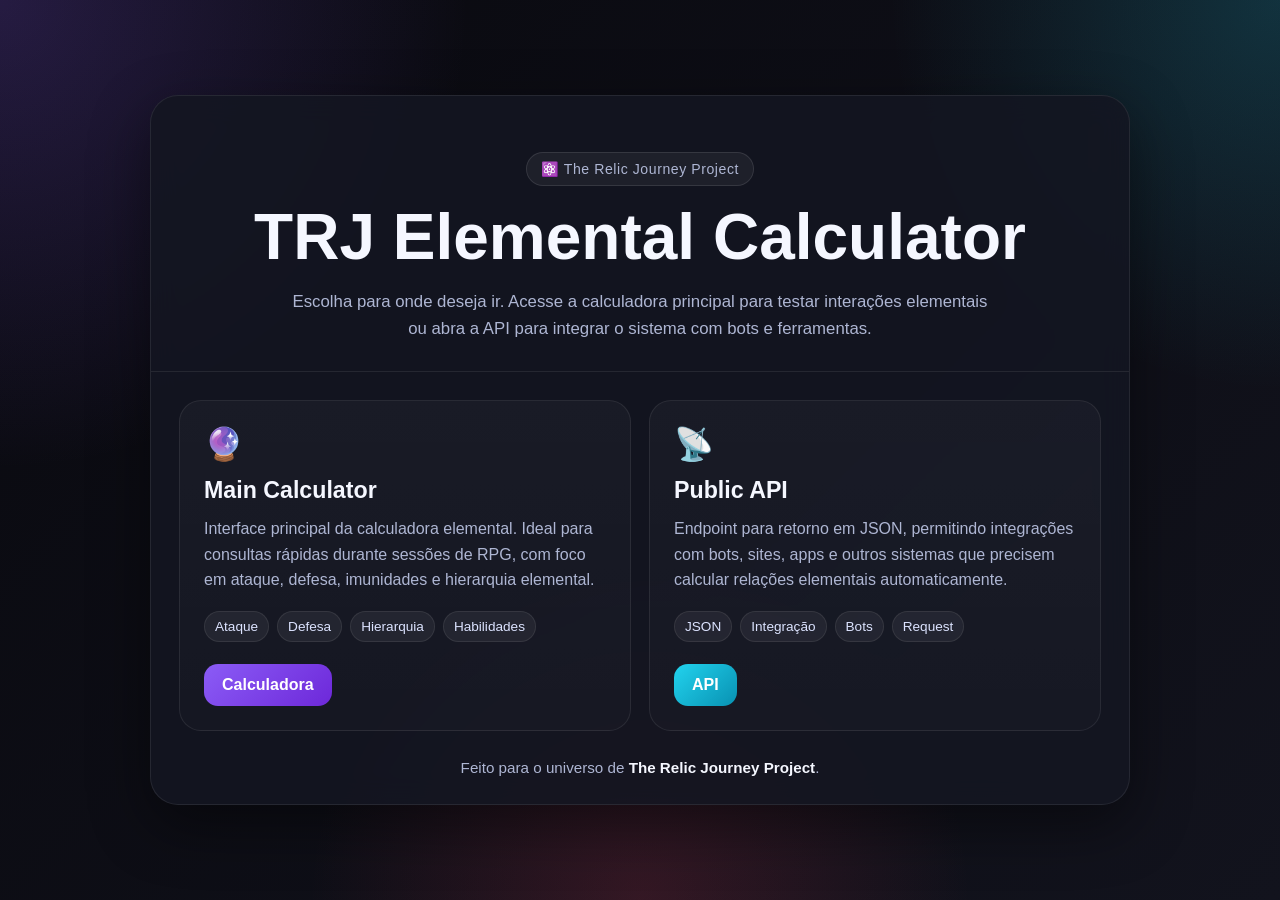
<file: index.html>
<!DOCTYPE html>
<html lang="pt-BR">
<head>
  <meta charset="UTF-8" />
  <meta name="viewport" content="width=device-width, initial-scale=1.0" />

  <!-- ================= EMBED / OPEN GRAPH ================= -->

  <meta property="og:type" content="website">
  <meta property="og:title" content="The Relic Journey Project">
  <meta property="og:description" content="Calculadora elemental do RPG.">
  <meta property="og:url" content="https://saralinboreas.github.io/trj_elemental_calc/">

  <meta property="og:image" content="https://saralinboreas.github.io/trj_elemental_calc/main/embed_trj.gif">
  <meta property="og:image:width" content="2048">
  <meta property="og:image:height" content="2048">

  <!-- Twitter / X -->
  <meta name="twitter:card" content="summary_large_image">
  <meta name="twitter:title" content="The Relic Journey Project">
  <meta name="twitter:description" content="Calculadora elemental do RPG.">
  <meta property="og:image" content="https://saralinboreas.github.io/trj_elemental_calc/main/embed_trj.gif">
  <meta name="twitter:image" content="https://saralinboreas.github.io/trj_elemental_calc/main/embed_trj.gif">
  
  <!-- ================= FIM EMBED ================= -->

  <title>TRJ Elemental Calculator</title>
  <meta name="description" content="Hub principal da TRJ Elemental Calculator. Acesse a calculadora ou a API." />
  <style>
    * {
      box-sizing: border-box;
      margin: 0;
      padding: 0;
    }

    :root {
      --bg-1: #09090f;
      --bg-2: #12131d;
      --card: rgba(20, 22, 34, 0.88);
      --line: rgba(255, 255, 255, 0.08);
      --text: #f5f7ff;
      --muted: #aeb6d3;
      --accent-1: #8b5cf6;
      --accent-2: #22d3ee;
      --accent-3: #f43f5e;
      --shadow: 0 20px 60px rgba(0, 0, 0, 0.45);
    }

    body {
      min-height: 100vh;
      font-family: Arial, Helvetica, sans-serif;
      color: var(--text);
      background:
        radial-gradient(circle at top left, rgba(139, 92, 246, 0.22), transparent 30%),
        radial-gradient(circle at top right, rgba(34, 211, 238, 0.18), transparent 25%),
        radial-gradient(circle at bottom center, rgba(244, 63, 94, 0.16), transparent 30%),
        linear-gradient(135deg, var(--bg-1), var(--bg-2));
      display: flex;
      align-items: center;
      justify-content: center;
      padding: 24px;
    }

    .panel {
      width: 100%;
      max-width: 980px;
      background: var(--card);
      border: 1px solid var(--line);
      border-radius: 28px;
      box-shadow: var(--shadow);
      overflow: hidden;
      backdrop-filter: blur(14px);
    }

    .hero {
      padding: 56px 28px 28px;
      text-align: center;
      border-bottom: 1px solid var(--line);
    }

    .badge {
      display: inline-block;
      padding: 8px 14px;
      border-radius: 999px;
      border: 1px solid rgba(255,255,255,0.1);
      background: rgba(255,255,255,0.05);
      color: var(--muted);
      font-size: 0.88rem;
      margin-bottom: 18px;
      letter-spacing: 0.04em;
    }

    .hero h1 {
      font-size: clamp(2rem, 6vw, 4rem);
      line-height: 1.05;
      margin-bottom: 16px;
    }

    .hero p {
      max-width: 700px;
      margin: 0 auto;
      color: var(--muted);
      font-size: 1.05rem;
      line-height: 1.65;
    }

    .grid {
      display: grid;
      grid-template-columns: repeat(2, minmax(0, 1fr));
      gap: 18px;
      padding: 28px;
    }

    .card {
      position: relative;
      border: 1px solid var(--line);
      border-radius: 22px;
      padding: 24px;
      background: linear-gradient(180deg, rgba(255,255,255,0.03), rgba(255,255,255,0.015));
      transition: transform 0.2s ease, border-color 0.2s ease, box-shadow 0.2s ease;
    }

    .card:hover {
      transform: translateY(-4px);
      border-color: rgba(255,255,255,0.18);
      box-shadow: 0 16px 40px rgba(0,0,0,0.28);
    }

    .card .icon {
      font-size: 2rem;
      margin-bottom: 14px;
    }

    .card h2 {
      font-size: 1.45rem;
      margin-bottom: 12px;
    }

    .card p {
      color: var(--muted);
      line-height: 1.6;
      margin-bottom: 18px;
    }

    .tags {
      display: flex;
      flex-wrap: wrap;
      gap: 8px;
      margin-bottom: 22px;
    }

    .tag {
      padding: 7px 10px;
      border-radius: 999px;
      background: rgba(255,255,255,0.06);
      border: 1px solid rgba(255,255,255,0.08);
      font-size: 0.85rem;
      color: #dce3ff;
    }

    .btn {
      display: inline-block;
      text-decoration: none;
      color: white;
      font-weight: bold;
      padding: 12px 18px;
      border-radius: 14px;
      transition: transform 0.15s ease, opacity 0.15s ease;
    }

    .btn:hover {
      transform: translateY(-1px);
      opacity: 0.95;
    }

    .btn-main {
      background: linear-gradient(135deg, var(--accent-1), #6d28d9);
    }

    .btn-api {
      background: linear-gradient(135deg, var(--accent-2), #0891b2);
    }

    .footer {
      padding: 0 28px 28px;
      color: var(--muted);
      text-align: center;
      font-size: 0.95rem;
    }

    .footer strong {
      color: var(--text);
    }

    @media (max-width: 760px) {
      .grid {
        grid-template-columns: 1fr;
      }

      .hero {
        padding: 42px 20px 22px;
      }

      .grid,
      .footer {
        padding-left: 20px;
        padding-right: 20px;
      }
    }
  </style>
</head>
<body>
  <main class="panel">
    <section class="hero">
      <div class="badge">⚛️ The Relic Journey Project</div>
      <h1>TRJ Elemental Calculator</h1>
      <p>
        Escolha para onde deseja ir. Acesse a calculadora principal para testar
        interações elementais ou abra a API para integrar o sistema com bots e ferramentas.
      </p>
    </section>

    <section class="grid">
      <article class="card">
        <div class="icon">🔮</div>
        <h2>Main Calculator</h2>
        <p>
          Interface principal da calculadora elemental. Ideal para consultas rápidas
          durante sessões de RPG, com foco em ataque, defesa, imunidades e hierarquia elemental.
        </p>
        <div class="tags">
          <span class="tag">Ataque</span>
          <span class="tag">Defesa</span>
          <span class="tag">Hierarquia</span>
          <span class="tag">Habilidades</span>
        </div>
        <a class="btn btn-main" href="./main/">Calculadora</a>
      </article>

      <article class="card">
        <div class="icon">📡</div>
        <h2>Public API</h2>
        <p>
          Endpoint para retorno em JSON, permitindo integrações com bots, sites,
          apps e outros sistemas que precisem calcular relações elementais automaticamente.
        </p>
        <div class="tags">
          <span class="tag">JSON</span>
          <span class="tag">Integração</span>
          <span class="tag">Bots</span>
          <span class="tag">Request</span>
        </div>
        <a class="btn btn-api" href="./api/">API</a>
      </article>
    </section>

    <div class="footer">
      Feito para o universo de <strong>The Relic Journey Project</strong>.
    </div>
  </main>
</body>
</html>
</file>
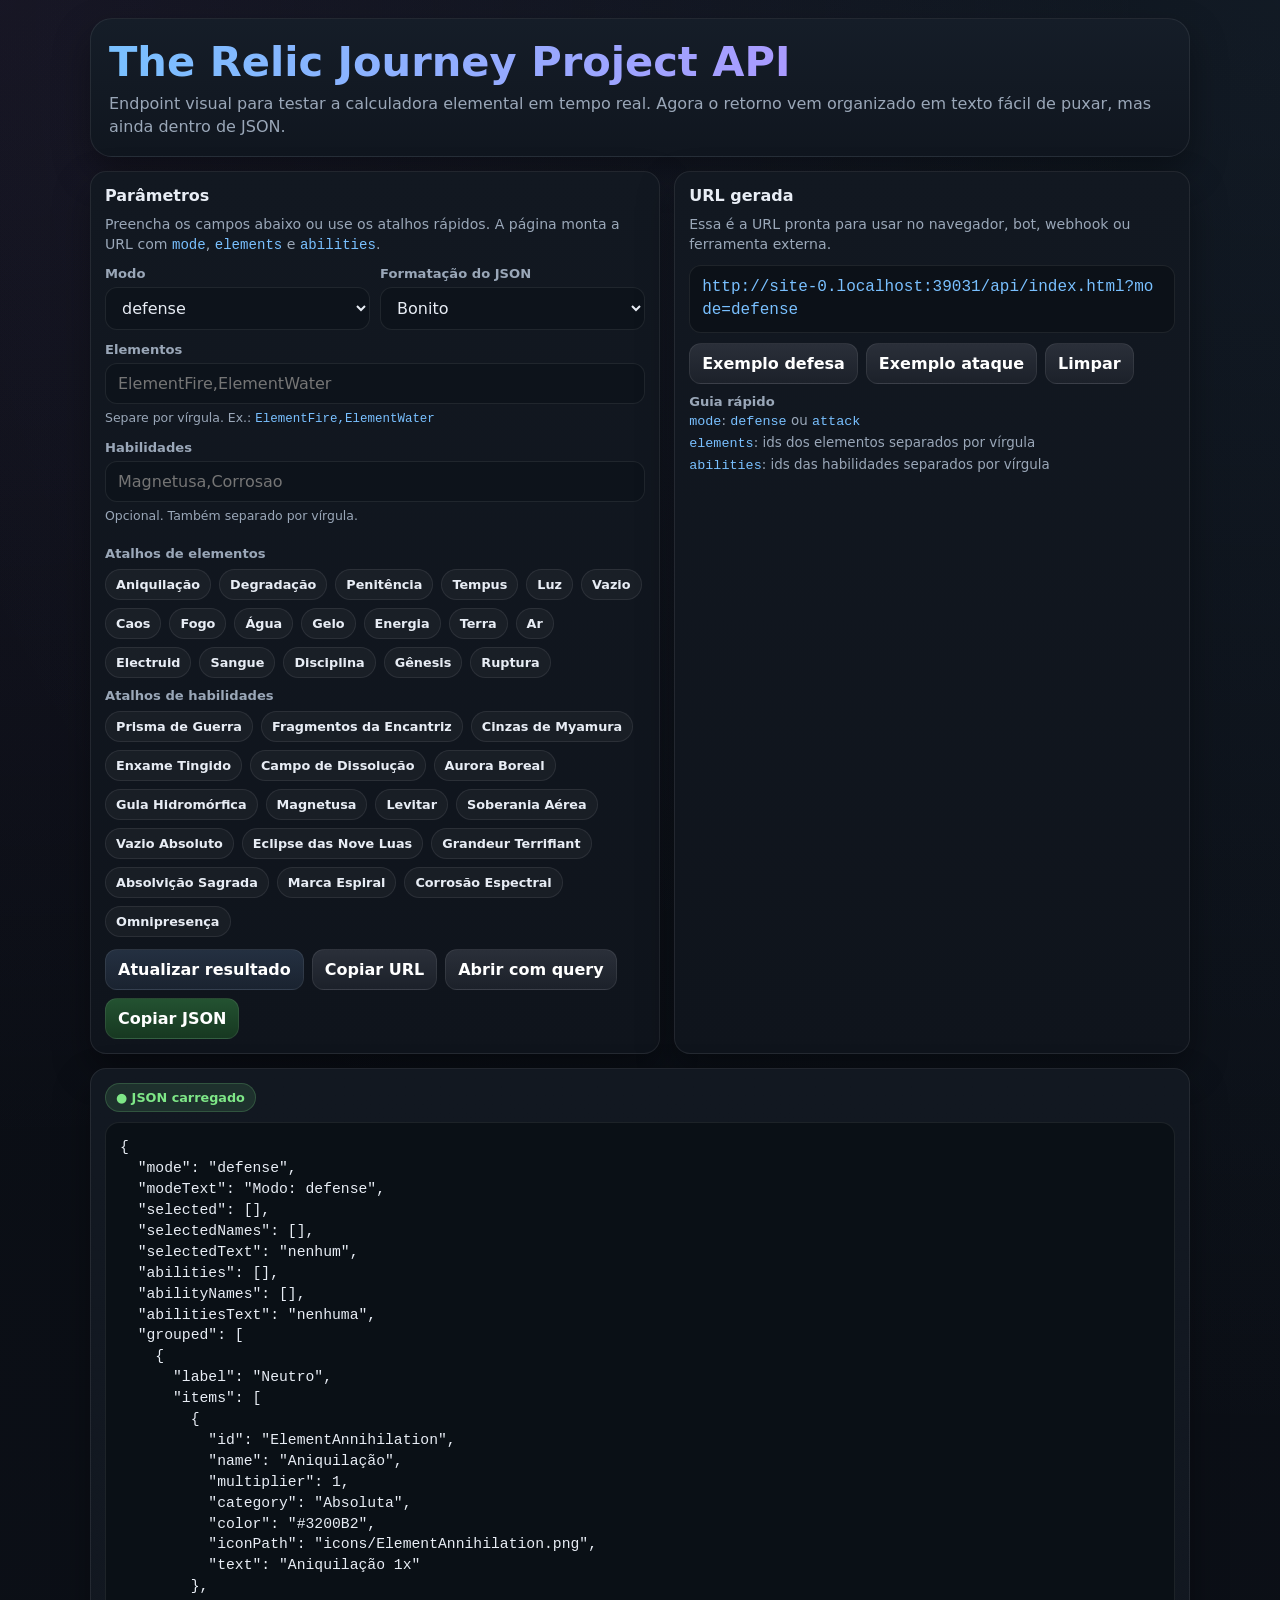
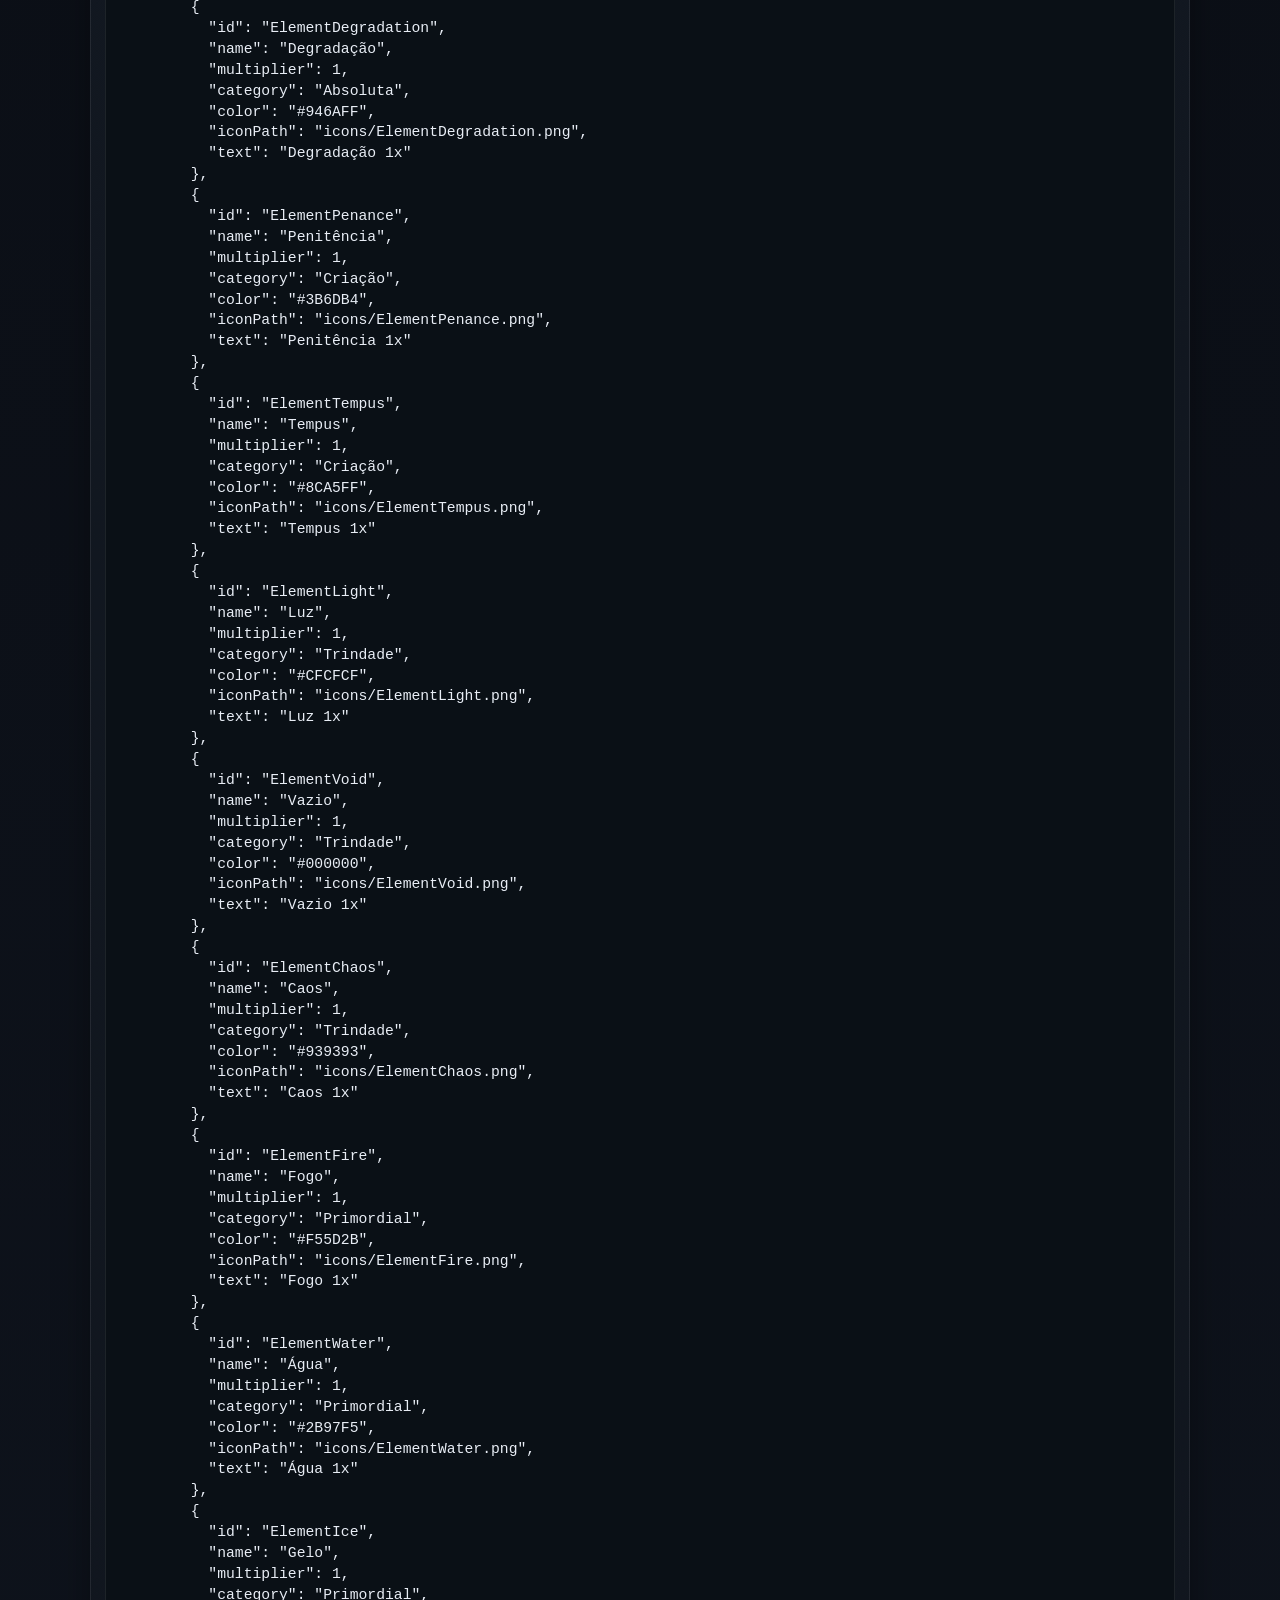
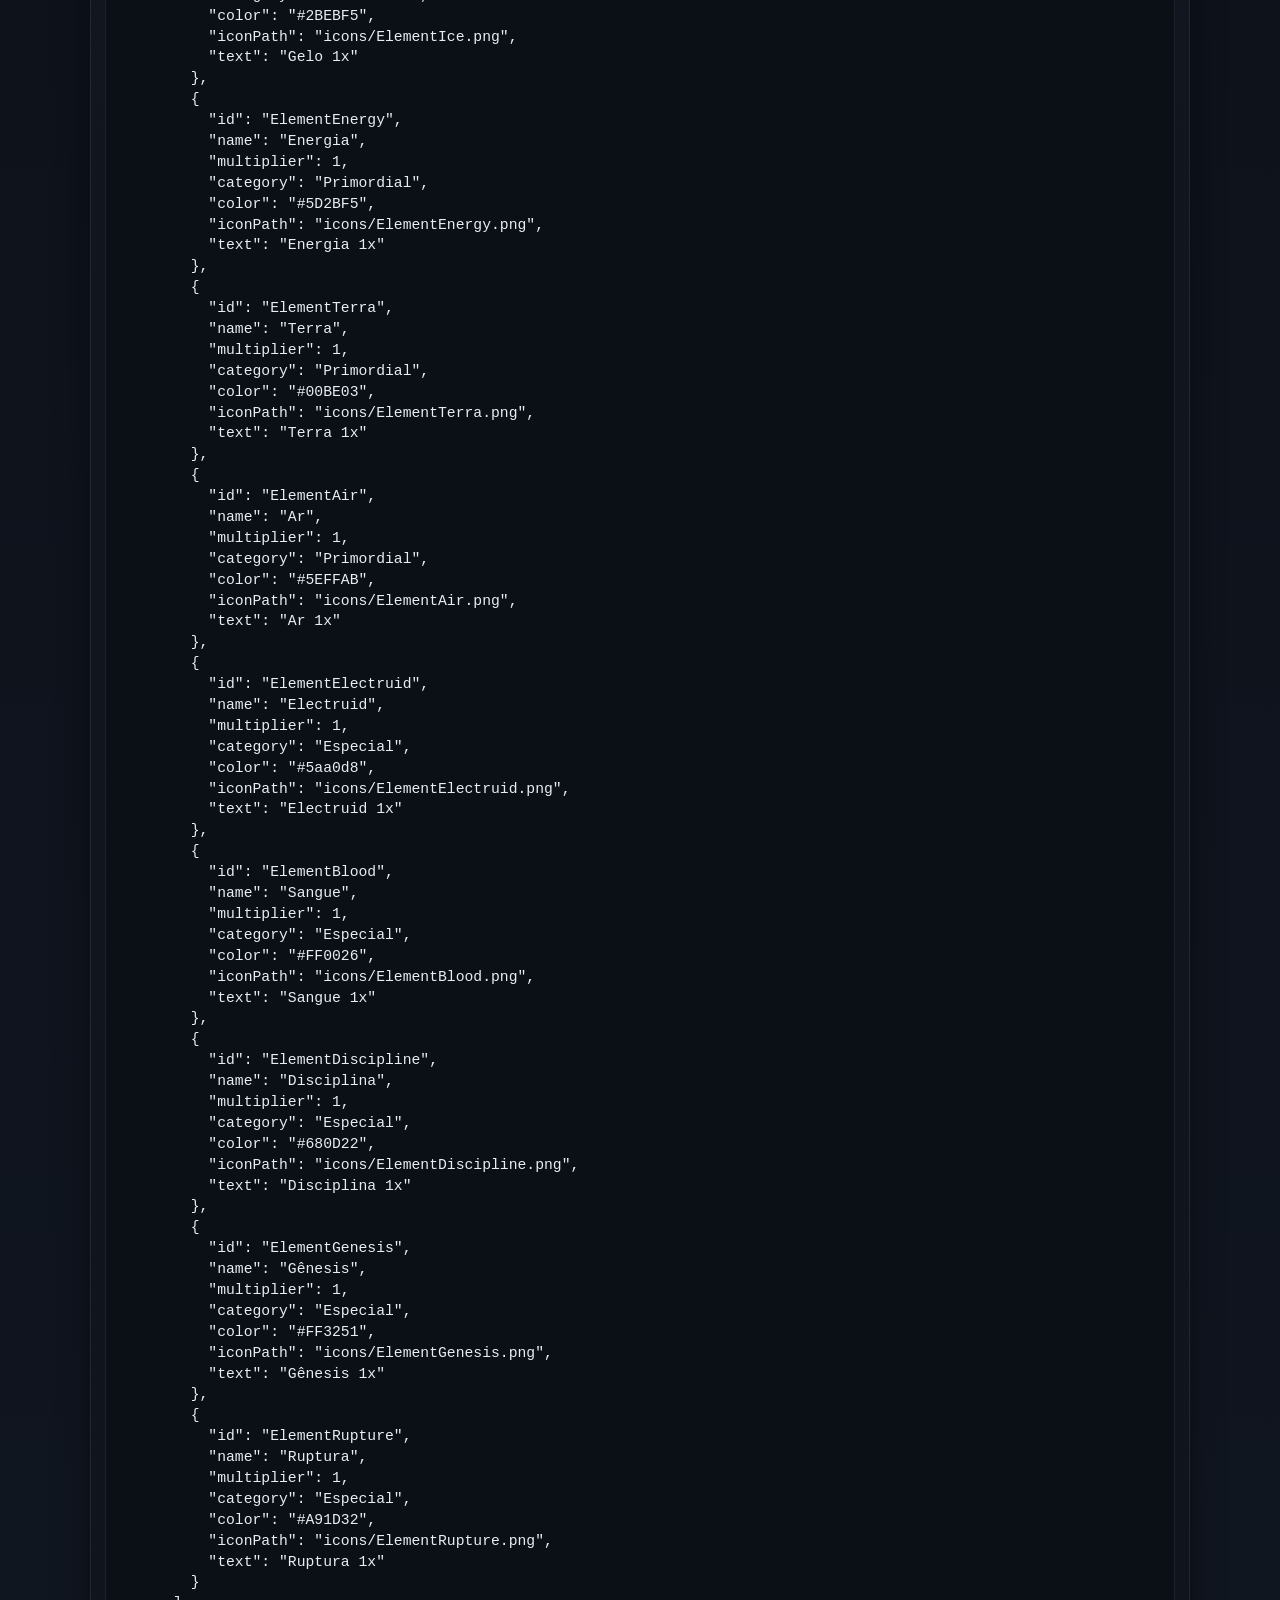
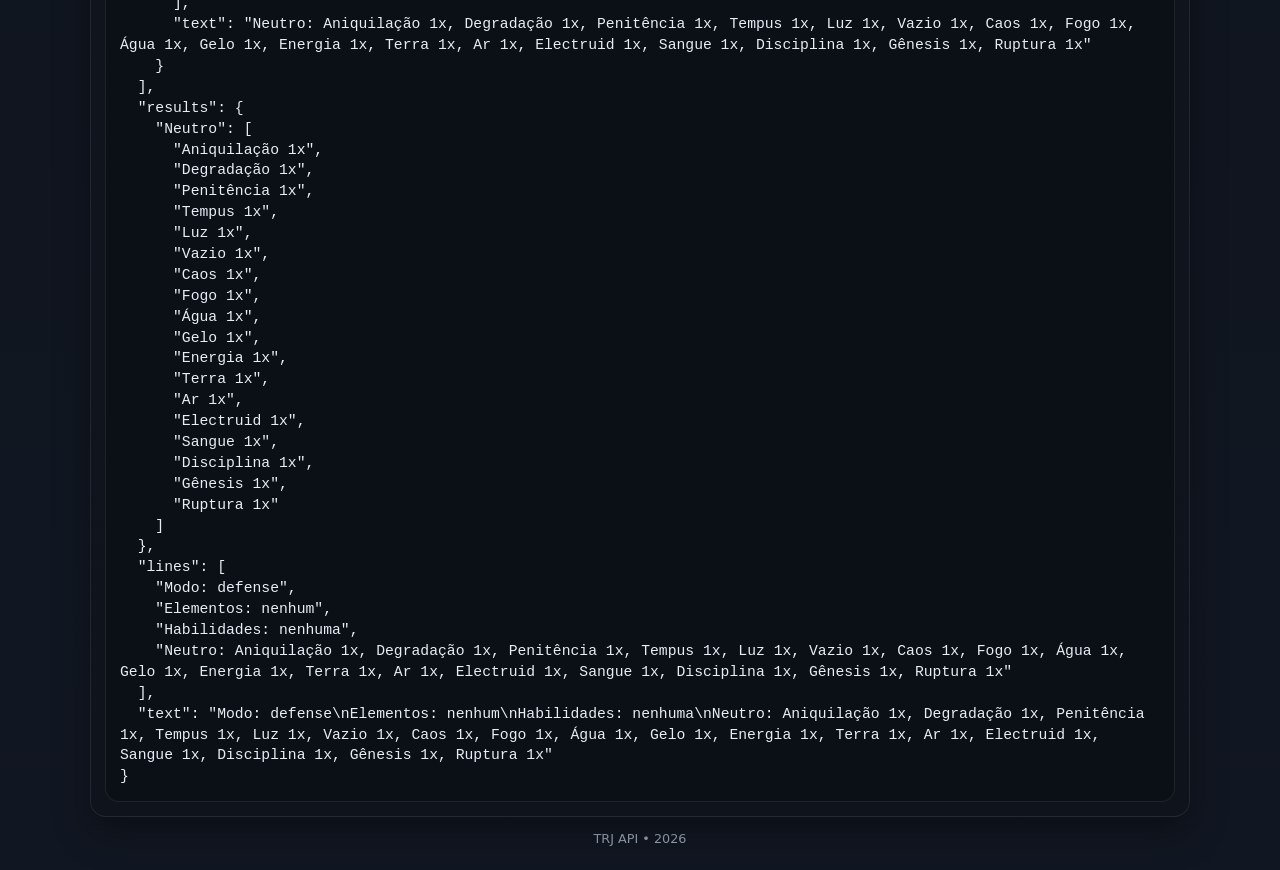
<file: api/index.html>
<!DOCTYPE html>
<html lang="pt-BR">
<head>
  <meta charset="UTF-8">
  <meta name="viewport" content="width=device-width, initial-scale=1.0">
  <title>The Relic Journey Project API</title>
  <link rel="stylesheet" href="./css/api.css">
</head>
<body>
  
  <div class="page">
    <section class="hero">
      <h1>The Relic Journey Project API</h1>
      <p>
        Endpoint visual para testar a calculadora elemental em tempo real.
        Agora o retorno vem organizado em texto fácil de puxar, mas ainda dentro de JSON.
      </p>
      
      
    </section>

    <section class="grid">
      <div class="card">
        <h2>Parâmetros</h2>
        <div class="sub">
          Preencha os campos abaixo ou use os atalhos rápidos. A página monta a URL com
          <code>mode</code>, <code>elements</code> e <code>abilities</code>.
        </div>

        <div class="controls">
          <div class="inline">
            <div class="field">
              <label for="modeInput">Modo</label>
              <select id="modeInput">
                <option value="defense">defense</option>
                <option value="attack">attack</option>
              </select>
            </div>

            <div class="field">
              <label for="prettyInput">Formatação do JSON</label>
              <select id="prettyInput">
                <option value="yes">Bonito</option>
                <option value="no">Compacto</option>
              </select>
            </div>
          </div>

          <div class="field">
            <label for="elementsInput">Elementos</label>
            <input id="elementsInput" type="text" placeholder="ElementFire,ElementWater">
            <div class="hint">Separe por vírgula. Ex.: <code>ElementFire,ElementWater</code></div>
          </div>

          <div class="field">
            <label for="abilitiesInput">Habilidades</label>
            <input id="abilitiesInput" type="text" placeholder="Magnetusa,Corrosao">
            <div class="hint">Opcional. Também separado por vírgula.</div>
          </div>

          <div>
            <div class="pill-group-title">Atalhos de elementos</div>
            <div id="elementPills" class="pill-row"></div>

            <div class="pill-group-title">Atalhos de habilidades</div>
            <div id="abilityPills" class="pill-row"></div>
          </div>

          <div class="actions">
            <button id="runBtn" type="button">Atualizar resultado</button>
            <button id="copyUrlBtn" type="button" class="secondary">Copiar URL</button>
            <button id="openQueryBtn" type="button" class="secondary">Abrir com query</button>
            <button id="copyJsonBtn" type="button" class="success">Copiar JSON</button>
          </div>
        </div>
      </div>

      <div class="card">
        <h2>URL gerada</h2>
        <div class="sub">
          Essa é a URL pronta para usar no navegador, bot, webhook ou ferramenta externa.
        </div>

        <div id="endpointBox" class="endpoint"></div>

        <div class="mini-actions">
          <button id="exampleDefenseBtn" type="button" class="secondary">Exemplo defesa</button>
          <button id="exampleAttackBtn" type="button" class="secondary">Exemplo ataque</button>
          <button id="clearFormBtn" type="button" class="secondary">Limpar</button>
        </div>

        <div class="pill-group-title">Guia rápido</div>
        <div class="legend">
          <div><code>mode</code>: <code>defense</code> ou <code>attack</code></div>
          <div><code>elements</code>: ids dos elementos separados por vírgula</div>
          <div><code>abilities</code>: ids das habilidades separados por vírgula</div>
        </div>
      </div>
    </section>

    <section class="card json-wrap">
      <div id="statusBox" class="status">● JSON carregado</div>
      <pre id="jsonOutput">Carregando...</pre>
    </section>

    <div class="footer-note">
      TRJ API • 2026
    </div>
  </div>

  <script type="module" src="./js/api-page.js"></script>
</body>
                </html>
</file>
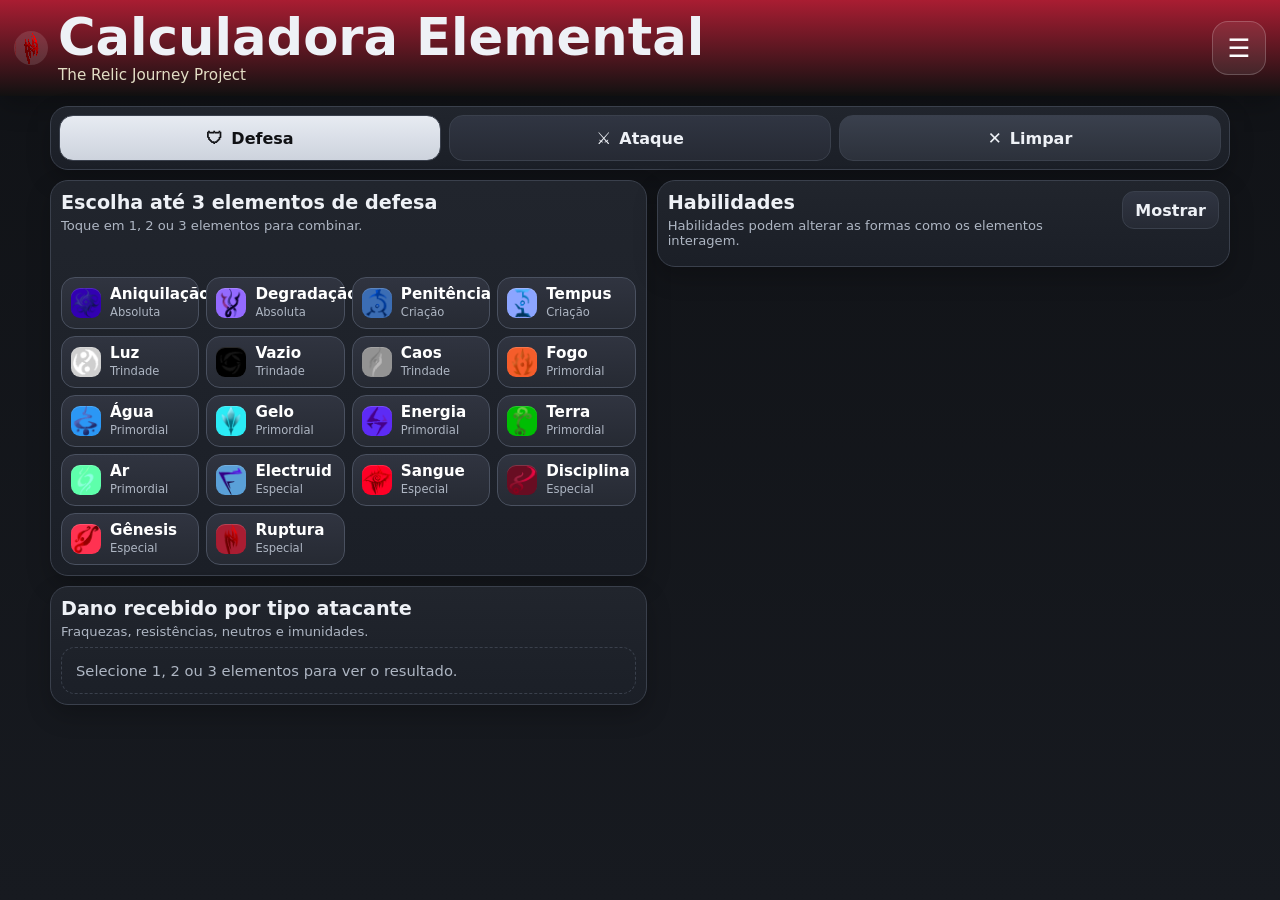
<file: main/index.html>
<!DOCTYPE html>
<html lang="pt-BR">
<head>
  <meta charset="UTF-8" />
  <meta name="viewport" content="width=device-width, initial-scale=1.0" />
  <title>The Relic Journey Project</title>
  <link rel="stylesheet" href="styles.css" />
</head>
<body>
  <header class="topbar">
    <div class="brand-wrap">
      <div class="brand-icon"></div>
      <div>
        <h1>Calculadora Elemental</h1>
        <p>The Relic Journey Project</p>
      </div>
    </div>
     
    <div class="menu">
  <button class="menu-btn" type="button" aria-label="Menu">☰</button>

  <div class="menu-dropdown" id="menuDropdown">
    <!-- <a href="./index.html">Calculadora</a> -->
    <a href="../api/api.html">API</a>
  </div>
</div>
    
  </header>

  <!-- ================= EMBED / OPEN GRAPH ================= -->

  <meta property="og:type" content="website">
  <meta property="og:title" content="The Relic Journey Project">
  <meta property="og:description" content="Calculadora elemental do RPG.">
  <meta property="og:url" content="https://saralinboreas.github.io/trj_elemental_calc/">

  <meta property="og:image" content="https://cdn.discordapp.com/icons/1304557655825711169/a_13d15f274c0c20a4f0f4eddcecd04f9f.gif?size=2048">
  <meta property="og:image:width" content="2048">
  <meta property="og:image:height" content="2048">

  <!-- Twitter / X -->
  <meta name="twitter:card" content="summary_large_image">
  <meta name="twitter:title" content="The Relic Journey Project">
  <meta name="twitter:description" content="Calculadora elemental do RPG.">
  <meta property="og:image" content="https://saralinboreas.github.io/trj_elemental_calc/main/embed_trj.gif">
  <meta name="twitter:image" content="https://saralinboreas.github.io/trj_elemental_calc/main/embed_trj.gif">
  
  <!-- ================= FIM EMBED ================= -->

  <main class="app-shell">
    <section class="mode-strip panel-like">
      <button class="mode-btn active" type="button" id="defenseModeBtn" aria-pressed="true">
        <span class="mode-icon">🛡</span>
        <span>Defesa</span>
      </button>
      <button class="mode-btn" type="button" id="attackModeBtn" aria-pressed="false">
        <span class="mode-icon">⚔</span>
        <span>Ataque</span>
      </button>
      <button class="mode-btn clear-mode" type="button" id="clearBtn">
        <span class="mode-icon">✕</span>
        <span>Limpar</span>
      </button>
    </section>

    <section class="panel selector-panel">
      <div class="panel-header compact-header sticky-subheader">
        <div>
          <h2 id="selectorTitle">Escolha até 3 elementos de defesa</h2>
          <p class="panel-subtitle">Toque em 1, 2 ou 3 elementos para combinar.</p>
        </div>
      </div>
      <div id="selectedBadges" class="selected-badges"></div>
      <div id="elementGrid" class="element-grid"></div>
    </section>

    <section class="panel abilities-panel" id="abilitiesPanel">
      <div class="panel-header compact-header sticky-subheader abilities-header">
        <div>
          <h2>Habilidades</h2>
          <p class="panel-subtitle">Habilidades podem alterar as formas como os elementos interagem.</p>
        </div>

        <button
          type="button"
          id="toggleAbilitiesBtn"
          class="toggle-abilities-btn"
          aria-expanded="true">
          Ocultar
        </button>
      </div>

      <div id="abilitiesContent">
        <div id="abilitySelectWrap"></div>

        <div id="abilityInfoBox" class="ability-info-box">
          <h4>Descrição da habilidade</h4>
          <p id="abilityInfoText"></p>
        </div>
      </div>
    </section>

    <section class="panel results-panel">
      <div class="panel-header compact-header sticky-subheader">
        <div>
          <h2 id="resultsTitle">Dano recebido por tipo atacante</h2>
          <p class="panel-subtitle">Fraquezas, resistências, neutros e imunidades.</p>
        </div>
      </div>
      <div id="resultsContainer" class="results-container"></div>
    </section>
  </main>

  <script type="module" src="../api/js/api.js"></script>
  <script type="module" src="./js/app.js"></script>
</body>
</html>
</file>
<file: api/css/api.css>
:root {
  --bg: #0b0f14;
  --panel: #121821;
  --panel-2: #0f141c;
  --line: rgba(255,255,255,.08);
  --text: #e8edf5;
  --muted: #9aa7b8;
  --accent: #79c0ff;
  --accent-2: #c586ff;
  --ok: #7ee787;
  --warn: #ffd866;
  --shadow: 0 16px 36px rgba(0,0,0,.35);
  --radius: 16px;
}

* { box-sizing: border-box; }

body {
  margin: 0;
  min-height: 100vh;
  background:
    radial-gradient(circle at top right, rgba(121,192,255,.08), transparent 25%),
    radial-gradient(circle at top left, rgba(197,134,255,.07), transparent 20%),
    linear-gradient(180deg, #090c12 0%, #111722 100%);
  color: var(--text);
  font-family: Inter, system-ui, Arial, sans-serif;
  padding: 18px;
}

.page {
  max-width: 1100px;
  margin: 0 auto;
  display: grid;
  gap: 14px;
}

.hero {
  background: linear-gradient(180deg, #151d28, #10161f);
  border: 1px solid var(--line);
  border-radius: 22px;
  padding: 18px;
  box-shadow: var(--shadow);
}

.hero h1 {
  margin: 0 0 6px;
  font-size: clamp(1.8rem, 4vw, 2.6rem);
  background: linear-gradient(90deg, var(--accent), var(--accent-2));
  -webkit-background-clip: text;
  -webkit-text-fill-color: transparent;
  background-clip: text;
  color: transparent;
}

.hero p {
  margin: 0;
  color: var(--muted);
  line-height: 1.45;
}

.grid {
  display: grid;
  gap: 14px;
  grid-template-columns: 1.05fr .95fr;
}

.card {
  background: linear-gradient(180deg, var(--panel), var(--panel-2));
  border: 1px solid var(--line);
  border-radius: var(--radius);
  padding: 14px;
  box-shadow: var(--shadow);
}

.card h2 {
  margin: 0 0 10px;
  font-size: 1rem;
}

.sub {
  color: var(--muted);
  font-size: .88rem;
  margin-bottom: 10px;
  line-height: 1.4;
}

.controls {
  display: grid;
  gap: 12px;
}

.field {
  display: grid;
  gap: 6px;
}

.field label {
  font-size: .82rem;
  color: var(--muted);
  font-weight: 700;
}

.field input,
.field select {
  width: 100%;
  border: 1px solid var(--line);
  border-radius: 12px;
  background: #0d131b;
  color: var(--text);
  padding: 10px 12px;
  font: inherit;
  outline: none;
}

.field input:focus,
.field select:focus {
  border-color: rgba(121,192,255,.5);
  box-shadow: 0 0 0 3px rgba(121,192,255,.12);
}

.inline {
  display: grid;
  grid-template-columns: 1fr 1fr;
  gap: 10px;
}

.hint {
  color: var(--muted);
  font-size: .78rem;
  line-height: 1.35;
}

.actions {
  display: flex;
  flex-wrap: wrap;
  gap: 8px;
}

button {
  border: 1px solid var(--line);
  border-radius: 12px;
  padding: 10px 12px;
  background: linear-gradient(180deg, #243041, #1a2330);
  color: #fff;
  font: inherit;
  font-weight: 800;
  cursor: pointer;
  transition: transform .12s ease, border-color .12s ease, opacity .12s ease;
}

button:hover,
button:focus-visible {
  transform: translateY(-1px);
  border-color: rgba(121,192,255,.55);
}

.secondary {
  background: linear-gradient(180deg, #2a2f39, #1c212a);
}

.success {
  background: linear-gradient(180deg, #235231, #173821);
}

.pill-row {
  display: flex;
  flex-wrap: wrap;
  gap: 8px;
  margin-top: 8px;
}

.pill {
  border: 1px solid var(--line);
  border-radius: 999px;
  padding: 7px 10px;
  font-size: .8rem;
  color: var(--text);
  background: rgba(255,255,255,.04);
  cursor: pointer;
  user-select: none;
}

.pill:hover {
  border-color: rgba(121,192,255,.45);
}

.pill.active-pill {
  border-color: rgba(121,192,255,.75);
  background: rgba(121,192,255,.14);
  color: #ffffff;
}

.pill-group-title {
  margin-top: 10px;
  margin-bottom: 4px;
  font-size: .82rem;
  color: var(--muted);
  font-weight: 700;
}

.endpoint {
  background: #0c1118;
  border: 1px solid var(--line);
  border-radius: 12px;
  padding: 10px 12px;
  font-family: ui-monospace, SFMono-Regular, Menlo, Consolas, monospace;
  color: var(--accent);
  word-break: break-all;
  line-height: 1.45;
}

.mini-actions {
  display: flex;
  gap: 8px;
  margin-top: 10px;
  flex-wrap: wrap;
}

pre {
  margin: 0;
  white-space: pre-wrap;
  word-break: break-word;
  overflow-x: auto;
  background: #0a1016;
  border: 1px solid var(--line);
  border-radius: 14px;
  padding: 14px;
  line-height: 1.42;
  font-size: .92rem;
  font-family: ui-monospace, SFMono-Regular, Menlo, Consolas, monospace;
}

.json-wrap {
  position: relative;
}

.status {
  display: inline-flex;
  align-items: center;
  gap: 7px;
  border-radius: 999px;
  padding: 6px 10px;
  font-size: .8rem;
  font-weight: 800;
  margin-bottom: 10px;
  background: rgba(126,231,135,.12);
  color: var(--ok);
  border: 1px solid rgba(126,231,135,.2);
}

.status.warn {
  background: rgba(255,216,102,.12);
  color: var(--warn);
  border-color: rgba(255,216,102,.2);
}

.legend {
  display: grid;
  gap: 6px;
  font-size: .84rem;
  color: var(--muted);
}

.legend code,
.hint code,
.sub code {
  color: var(--accent);
  font-family: ui-monospace, SFMono-Regular, Menlo, Consolas, monospace;
}

.footer-note {
  color: var(--muted);
  font-size: .8rem;
  text-align: center;
  padding-bottom: 8px;
}

@media (max-width: 920px) {
  .grid {
    grid-template-columns: 1fr;
  }

  .inline {
    grid-template-columns: 1fr;
  }
}
</file>
<file: main/styles.css>
:root {
  --bg: #13151a;
  --bg-soft: #1b1e25;
  --panel: #21252d;
  --panel-2: #2a2f39;
  --line: #3a404c;
  --line-soft: rgba(255,255,255,.08);
  --text: #eef1f6;
  --muted: #aeb6c3;
  --red-1: #991f29;
  --red-2: #b72b34;
  --shadow: 0 10px 24px rgba(0,0,0,.22);
  --radius: 18px;

  --topbar-color-1: var(--red-2);
  --topbar-color-2: var(--red-1);
}

* { box-sizing: border-box; }
html { scroll-behavior: smooth; }

body {
  margin: 0;
  min-height: 100vh;
  background: linear-gradient(180deg, #101216 0%, #171a20 100%);
  color: var(--text);
  font-family: Inter, system-ui, Arial, sans-serif;
}

button { font: inherit; }

.topbar {
  background: linear-gradient(180deg, var(--topbar-color-1), var(--topbar-color-2));
  padding: 12px 14px;
  display: flex;
  align-items: center;
  justify-content: space-between;
  gap: 12px;
  box-shadow: var(--shadow);
  transition: background 0.4s ease, filter 0.3s ease;
}

.brand-wrap {
  display: flex;
  align-items: center;
  gap: 10px;
  min-width: 0;
}

.brand-icon {
  width: 34px;
  height: 34px;
  border-radius: 50%;
  background: rgba(255,255,255,.12);
  display: grid;
  place-items: center;
  font-weight: 900;
  flex-shrink: 0;
  overflow: hidden;
}

.brand-icon img {
  width: 32px;
  height: 32px;
  object-fit: contain;
  image-rendering: pixelated;
  display: block;
  opacity: 1;
  transition: opacity 0.35s ease;
}

.ability-label {
  display: block;
  margin-bottom: 6px;
  font-size: .82rem;
  color: var(--muted);
  font-weight: 700;
}

.ability-select {
  width: 100%;
  min-height: 44px;
  border-radius: 14px;
  border: 1px solid var(--line);
  background: linear-gradient(180deg, #303542, #262a34);
  color: var(--text);
  padding: 10px 12px;
  font: inherit;
  outline: none;
}

.ability-select:focus {
  border-color: #8f9aaf;
}

.ability-grid {
  display: grid;
  grid-template-columns: repeat(2, minmax(0, 1fr));
  gap: 7px;
}

.ability-card {
  min-height: 42px;
  border-radius: 12px;
  border: 1px solid var(--line);
  background: linear-gradient(180deg, #303542, #262a34);
  color: var(--text);
  padding: 8px 10px;
  text-align: left;
  font-weight: 800;
  cursor: pointer;
  transition: transform .12s ease, border-color .12s ease, box-shadow .12s ease;
  display: flex;
  align-items: center;
  gap: 8px;
}

.ability-card:hover,
.ability-card:focus-visible {
  transform: translateY(-1px);
  border-color: #8f9aaf;
}

.ability-card.active {
  border-color: #ffffff;
  box-shadow: 0 0 0 2px rgba(255,255,255,.18) inset;
  background: linear-gradient(180deg, #e7ebf2, #cdd3dd);
  color: #101114;
}

.ability-card-name {
  display: block;
  line-height: 1.1;
  font-size: .88rem;
}

.selected-badge-ability {
  background: linear-gradient(180deg, #4a5160, #343944);
}

.ability-card-icon {
  width: 20px;
  height: 20px;
  border-radius: 6px;
  overflow: hidden;
  display: grid;
  place-items: center;
  flex-shrink: 0;
}

.ability-card-icon img {
  width: 100%;
  height: 100%;
  object-fit: cover;
  display: block;
}

.menu {
  position: relative;
}

.menu-dropdown {
  position: absolute;
  top: 60px;
  right: 0;
  background: linear-gradient(180deg, #2a2f39, #1c212a);
  border: 1px solid var(--line);
  border-radius: 12px;
  box-shadow: var(--shadow);
  padding: 6px;
  display: none;
  flex-direction: column;
  min-width: 140px;
  z-index: 1000;
}

.menu-dropdown a {
  text-decoration: none;
  color: white;
  padding: 8px 10px;
  border-radius: 8px;
  font-weight: 700;
  font-size: 0.85rem;
}

.menu-dropdown a:hover {
  background: rgba(255,255,255,.08);
}

.menu.open .menu-dropdown {
  display: flex;
}

.topbar h1 {
  margin: 0;
  font-size: clamp(2rem, 4vw, 3.2rem);
  line-height: 1;
}

.topbar p {
  margin: 3px 0 0;
  color: rgba(255,255,225,.86);
  font-size: .95rem;
}

.menu-btn {
  width: 54px;
  height: 54px;
  border-radius: 16px;
  border: 1px solid rgba(255,255,255,.2);
  background: rgba(255,255,255,.08);
  color: white;
  font-size: 1.6rem;
}

.app-shell {
  width: min(1180px, calc(100% - 14px));
  margin: 10px auto 16px;
  display: grid;
  gap: 10px;
}

.panel,
.panel-like {
  background: linear-gradient(180deg, var(--panel), #1b1f27);
  border: 1px solid var(--line);
  border-radius: var(--radius);
  box-shadow: var(--shadow);
}

.mode-strip {
  padding: 8px;
  display: grid;
  grid-template-columns: repeat(3, minmax(0, 1fr));
  gap: 8px;
}

.mode-btn {
  min-height: 46px;
  border: 1px solid var(--line);
  background: linear-gradient(180deg, #303542, #262a34);
  color: var(--text);
  border-radius: 14px;
  font-weight: 800;
  display: inline-flex;
  align-items: center;
  justify-content: center;
  gap: 8px;
  cursor: pointer;
}

.mode-btn.active {
  background: linear-gradient(180deg, #e7ebf2, #cdd3dd);
  color: #101114;
}

.clear-mode {
  background: linear-gradient(180deg, #3a404d, #2c313b);
}

.mode-icon { font-size: 1.05rem; line-height: 1; }

.panel {
  padding: 10px;
}

.panel-header {
  display: flex;
  align-items: center;
  justify-content: space-between;
  gap: 10px;
  margin-bottom: 8px;
}

.compact-header h2 {
  margin: 0;
  font-size: clamp(1rem, 2vw, 1.2rem);
}

.panel-subtitle {
  margin: 4px 0 0;
  color: var(--muted);
  font-size: .82rem;
}

.selected-badges {
  min-height: 28px;
  display: flex;
  flex-wrap: wrap;
  gap: 6px;
  margin-bottom: 8px;
}

.selected-badge {
  display: inline-flex;
  align-items: center;
  gap: 7px;
  padding: 6px 9px;
  border-radius: 999px;
  font-weight: 800;
  color: #fff;
  border: 1px solid rgba(255,255,255,.16);
  font-size: .84rem;
}

.selected-badge img {
  width: 16px;
  height: 16px;
  object-fit: contain;
}

.element-grid {
  display: grid;
  grid-template-columns: repeat(2, minmax(0, 1fr));
  gap: 7px;
}

.element-card {
  width: 100%;
  border: 1px solid #4a5160;
  border-radius: 14px;
  min-height: 52px;
  padding: 7px 9px;
  background: linear-gradient(180deg, #303440, #262a33);
  color: white;
  display: flex;
  align-items: center;
  gap: 9px;
  text-align: left;
  cursor: pointer;
  transition: transform .12s ease, border-color .12s ease, box-shadow .12s ease;
}

.element-card:hover,
.element-card:focus-visible {
  transform: translateY(-1px);
  border-color: #8f9aaf;
  box-shadow: inset 0 0 0 1px rgba(255,255,255,.05);
}

.element-card.selected {
  border-color: #ffffff;
  box-shadow: 0 0 0 2px rgba(255,255,255,.18) inset;
}

.element-icon {
  width: 30px;
  height: 30px;
  border-radius: 9px;
  display: grid;
  place-items: center;
  color: white;
  flex-shrink: 0;
  overflow: hidden;
  box-shadow: inset 0 1px 0 rgba(255,255,255,.16);
}

.element-icon img,
.result-badge img {
  width: 100%;
  height: 100%;
  object-fit: cover;
  display: block;
}

.element-fallback,
.result-fallback {
  font-size: .78rem;
  font-weight: 900;
}

.element-meta {
  display: flex;
  flex-direction: column;
  gap: 2px;
  min-width: 0;
}

.element-name {
  font-size: .95rem;
  font-weight: 800;
  line-height: 1.05;
}

.element-cat {
  font-size: .72rem;
  color: var(--muted);
}

.abilities-header {
  align-items: flex-start;
}

.toggle-abilities-btn {
  min-height: 38px;
  padding: 8px 12px;
  border: 1px solid var(--line);
  border-radius: 12px;
  background: linear-gradient(180deg, #303542, #262a34);
  color: var(--text);
  font-weight: 800;
  cursor: pointer;
  flex-shrink: 0;
  transition: transform .12s ease, border-color .12s ease, box-shadow .12s ease;
}

.toggle-abilities-btn:hover,
.toggle-abilities-btn:focus-visible {
  transform: translateY(-1px);
  border-color: #8f9aaf;
}

#abilitiesContent[hidden] {
  display: none !important;
}

.abilities-panel.is-collapsed {
  padding-bottom: 10px;
}

.ability-info-box {
  margin-top: 12px;
  padding: 12px;
  border: 1px solid var(--line);
  border-radius: 14px;
  background: linear-gradient(180deg, #2a2f39, #222731);
}

.ability-info-box h4 {
  margin: 0 0 8px;
  font-size: .9rem;
  color: var(--text);
}

.ability-info-box p {
  margin: 0;
  color: var(--muted);
  font-size: .84rem;
  line-height: 1.4;
}

.results-container {
  display: grid;
  gap: 12px;
}

.result-group h3 {
  margin: 0 0 7px;
  font-size: 1rem;
}

.result-badges {
  display: grid;
  grid-template-columns: repeat(2, minmax(0, 1fr));
  gap: 7px;
}

.result-badge {
  min-width: 0;
  border-radius: 12px;
  padding: 7px 9px;
  border: 1px solid rgba(255,255,255,.14);
  color: white;
  display: flex;
  align-items: center;
  gap: 8px;
  box-shadow: inset 0 1px 0 rgba(255,255,255,.1);
}

.result-icon {
  width: 20px;
  height: 20px;
  border-radius: 7px;
  overflow: hidden;
  display: grid;
  place-items: center;
  flex-shrink: 0;
}

.result-badge-text {
  min-width: 0;
  display: flex;
  flex-direction: column;
}

.result-badge-text span {
  font-weight: 800;
  line-height: 1.05;
}

.result-badge-text small {
  font-size: .69rem;
  opacity: .9;
  margin-top: 2px;
}

.empty-state {
  border: 1px dashed var(--line);
  border-radius: 14px;
  padding: 14px;
  color: var(--muted);
  font-size: .92rem;
}

.footer-note {
  width: min(1180px, calc(100% - 14px));
  margin: 0 auto 16px;
  color: var(--muted);
  font-size: .84rem;
}

.footer-note code { color: white; }

@media (min-width: 780px) {
  .app-shell {
    grid-template-columns: minmax(0, 1.02fr) minmax(360px, .98fr);
    align-items: start;
  }

  .mode-strip {
    grid-column: 1 / span 2;
  }

  .results-panel {
    position: sticky;
    top: 10px;
  }

  .element-grid {
    grid-template-columns: repeat(3, minmax(0, 1fr));
  }

  .result-badges {
    grid-template-columns: repeat(3, minmax(0, 1fr));
  }
}

@media (min-width: 1120px) {
  .element-grid {
    grid-template-columns: repeat(4, minmax(0, 1fr));
  }
}
</file>
